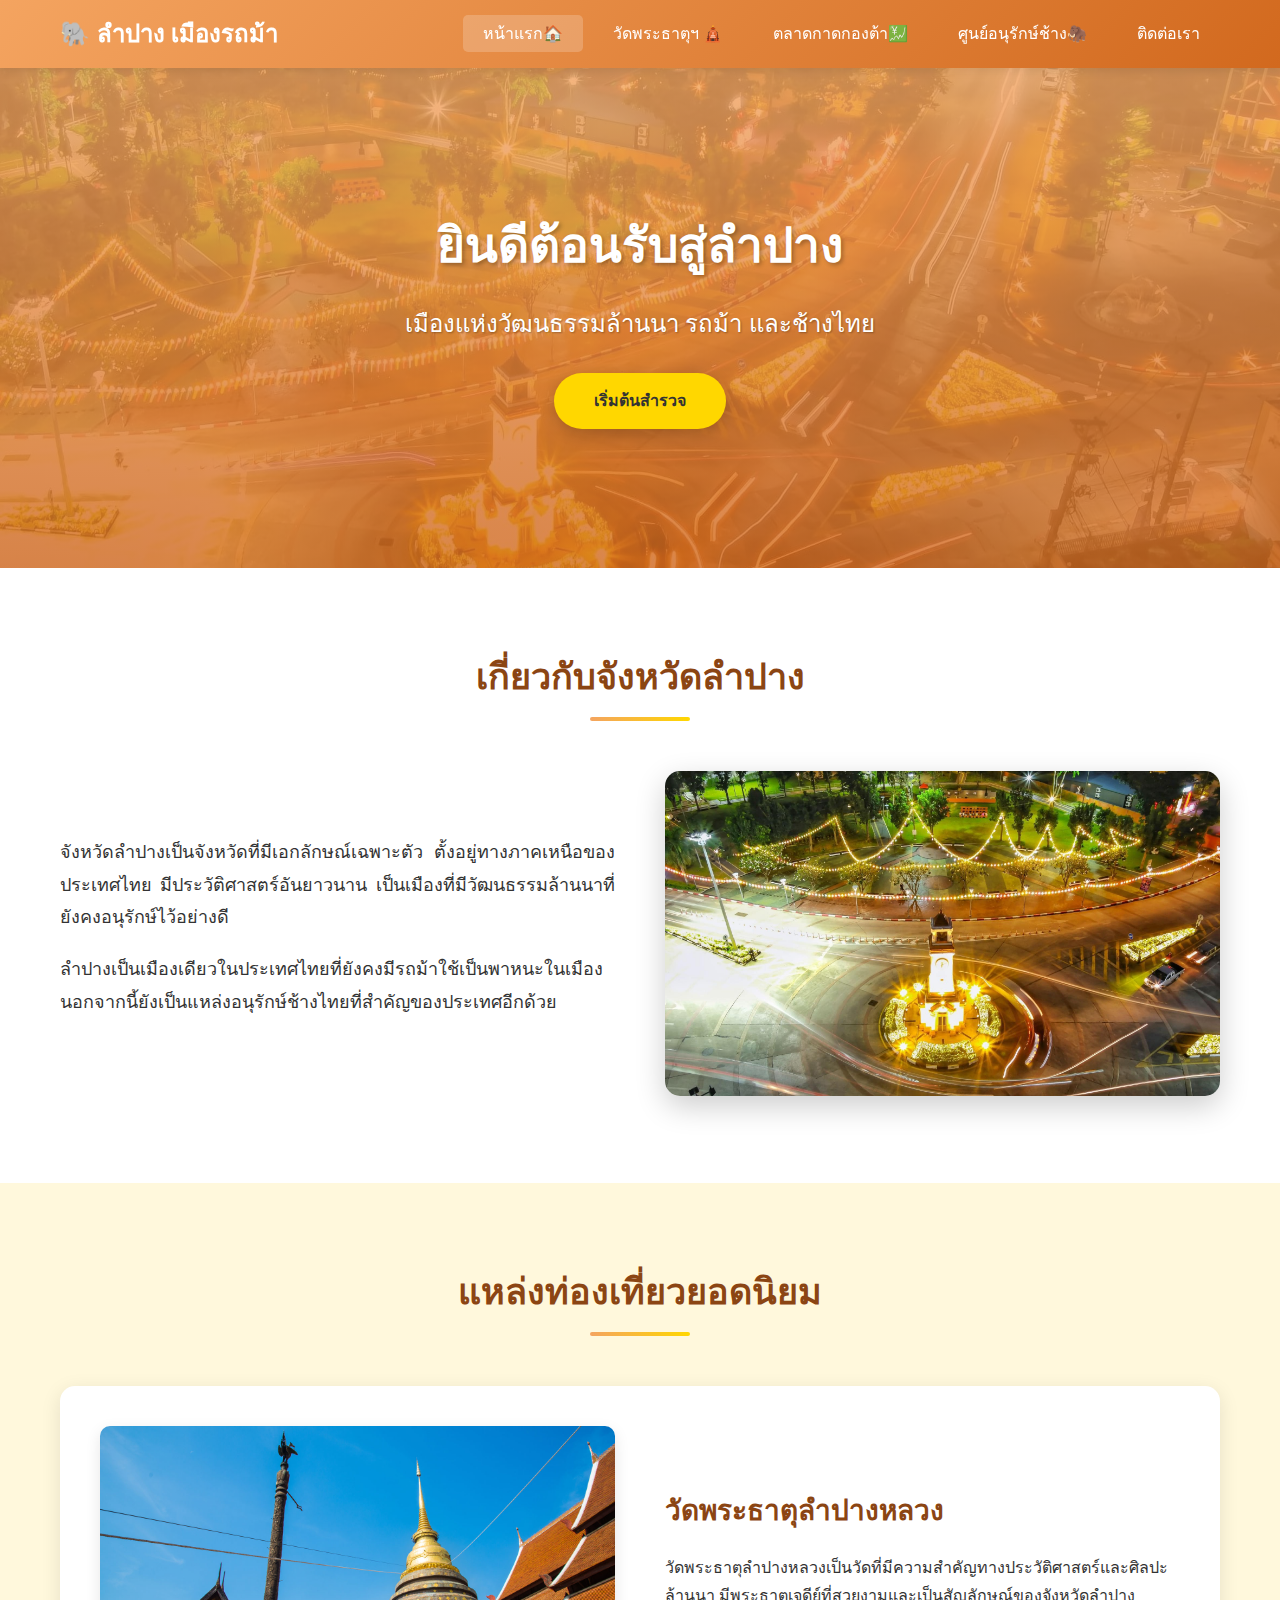
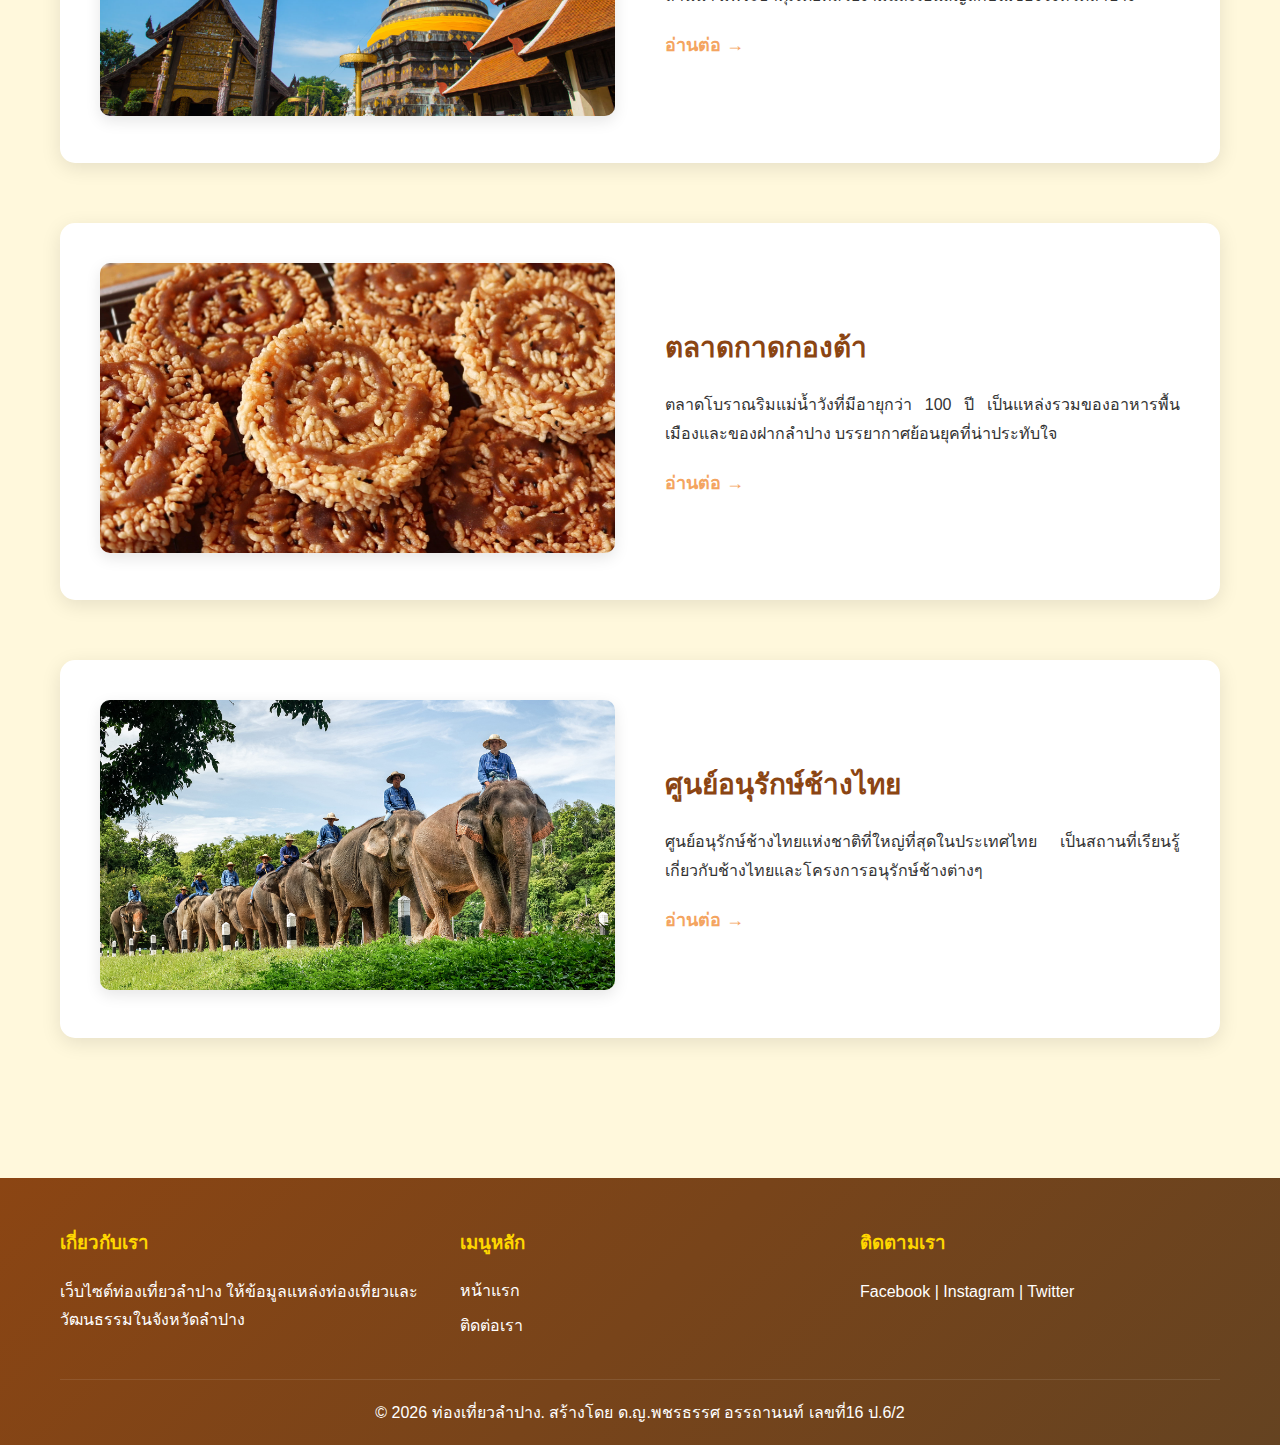
<file: index.html>
<!DOCTYPE html>
<html lang="th">
<head>
<meta charset="UTF-8">
<meta name="viewport" content="width=device-width, initial-scale=1.0">
<title>เที่ยวลำปาง - เมืองรถม้า</title>
<link rel="stylesheet" href="styles.css">
</head>
<body>
<header>
<div class="container">
<div class="logo">
<h1>🐘 ลำปาง เมืองรถม้า</h1>
</div>
<nav>
<ul>
<li><a href="index.html" class="active">หน้าแรก🏠</a></li>
<li><a href="wat-phra-that.html">วัดพระธาตุฯ 🛕</a></li>
<li><a href="kad-kong-ta.html">ตลาดกาดกองต้า💹</a></li>
<li><a href="elephant-center.html">ศูนย์อนุรักษ์ช้าง🦣</a></li>
<li><a href="contact.html">ติดต่อเรา</a></li>
</ul>
</nav>
</div>
</header>

<section class="hero">
<div class="hero-content">
<h2>ยินดีต้อนรับสู่ลำปาง</h2>
<p>เมืองแห่งวัฒนธรรมล้านนา รถม้า และช้างไทย</p>
<a href="#attractions" class="btn">เริ่มต้นสำรวจ</a>
</div>
</section>

<section class="about" id="attractions">
<div class="container">
<h2 class="section-title">เกี่ยวกับจังหวัดลำปาง</h2>
<div class="content-wrapper">
<div class="content-text">
<p>จังหวัดลำปางเป็นจังหวัดที่มีเอกลักษณ์เฉพาะตัว ตั้งอยู่ทางภาคเหนือของประเทศไทย มีประวัติศาสตร์อันยาวนาน เป็นเมืองที่มีวัฒนธรรมล้านนาที่ยังคงอนุรักษ์ไว้อย่างดี</p>
<p>ลำปางเป็นเมืองเดียวในประเทศไทยที่ยังคงมีรถม้าใช้เป็นพาหนะในเมือง นอกจากนี้ยังเป็นแหล่งอนุรักษ์ช้างไทยที่สำคัญของประเทศอีกด้วย</p>
</div>
<div class="content-image">
<img src="images/lampang1.jpg" alt="ลำปาง">
</div>
</div>
</div>
</section>

<section class="attractions">
<div class="container">
<h2 class="section-title">แหล่งท่องเที่ยวยอดนิยม</h2>

<div class="attraction-item">
<div class="attraction-image">
<img src="images/Watphrathatlampangluang.jpg" alt="วัดพระธาตุลำปางหลวง">
</div>
<div class="attraction-content">
<h3>วัดพระธาตุลำปางหลวง</h3>
<p>วัดพระธาตุลำปางหลวงเป็นวัดที่มีความสำคัญทางประวัติศาสตร์และศิลปะล้านนา มีพระธาตุเจดีย์ที่สวยงามและเป็นสัญลักษณ์ของจังหวัดลำปาง</p>
<a href="wat-phra-that.html" class="btn-link">อ่านต่อ →</a>
</div>
</div>

<div class="attraction-item reverse">
<div class="attraction-content">
<h3>ตลาดกาดกองต้า</h3>
<p>ตลาดโบราณริมแม่น้ำวังที่มีอายุกว่า 100 ปี เป็นแหล่งรวมของอาหารพื้นเมืองและของฝากลำปาง บรรยากาศย้อนยุคที่น่าประทับใจ</p>
<a href="kad-kong-ta.html" class="btn-link">อ่านต่อ →</a>
</div>
<div class="attraction-image">
<img src="images/kong0.jpg" alt="ตลาดกาดกองต้า">
</div>
</div>

<div class="attraction-item">
<div class="attraction-image">
<img src="images/changthai1.jpg" alt="ศูนย์อนุรักษ์ช้างไทย">
</div>
<div class="attraction-content">
<h3>ศูนย์อนุรักษ์ช้างไทย</h3>
<p>ศูนย์อนุรักษ์ช้างไทยแห่งชาติที่ใหญ่ที่สุดในประเทศไทย เป็นสถานที่เรียนรู้เกี่ยวกับช้างไทยและโครงการอนุรักษ์ช้างต่างๆ</p>
<a href="elephant-center.html" class="btn-link">อ่านต่อ →</a>
</div>
</div>
</div>
</section>

<footer>
<div class="container">
<div class="footer-content">
<div class="footer-section">
<h3>เกี่ยวกับเรา</h3>
<p>เว็บไซต์ท่องเที่ยวลำปาง ให้ข้อมูลแหล่งท่องเที่ยวและวัฒนธรรมในจังหวัดลำปาง</p>
</div>
<div class="footer-section">
<h3>เมนูหลัก</h3>
<ul>
<li><a href="index.html">หน้าแรก</a></li>
<li><a href="contact.html">ติดต่อเรา</a></li>
</ul>
</div>
<div class="footer-section">
<h3>ติดตามเรา</h3>
<p>Facebook | Instagram | Twitter</p>
</div>
</div>
<div class="footer-bottom">
<p>&copy; 2026 ท่องเที่ยวลำปาง. สร้างโดย ด.ญ.พชรธรรศ อรรถานนท์ เลขที่16 ป.6/2</p>
</div>
</div>
</footer>
</body>
</html>
</file>
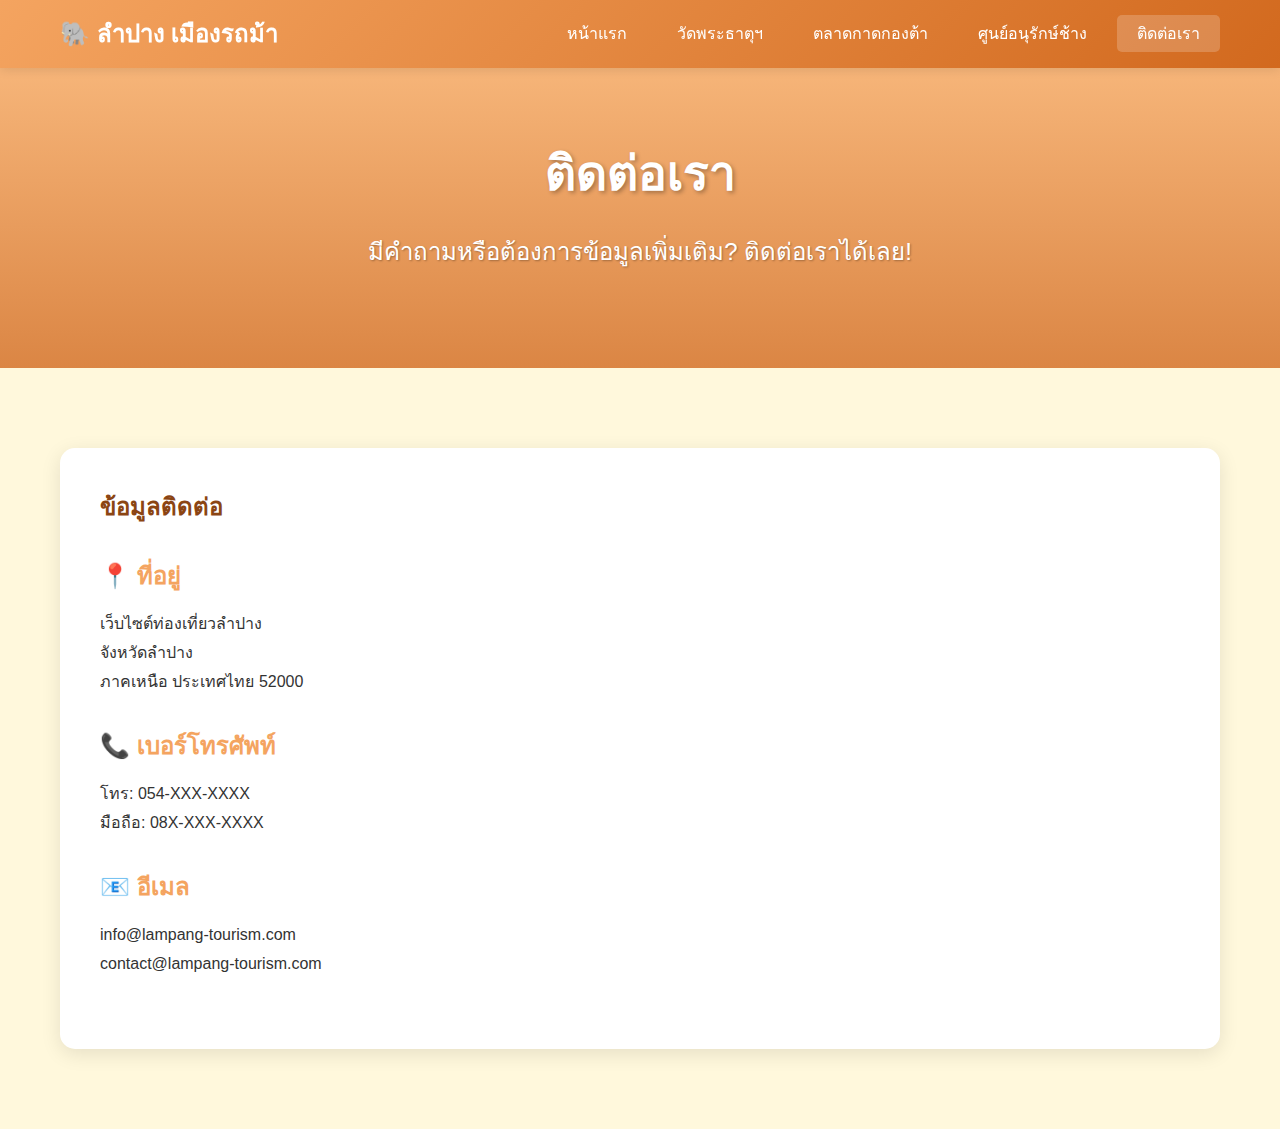
<file: contact.html>
<!DOCTYPE html>
<html lang="th">
<head>
<meta charset="UTF-8">
<meta name="viewport" content="width=device-width, initial-scale=1.0">
<title>ติดต่อเรา - ท่องเที่ยวลำปาง</title>
<link rel="stylesheet" href="styles.css">
</head>
<body>
<header>
<div class="container">
<div class="logo">
<h1>🐘 ลำปาง เมืองรถม้า</h1>
</div>
<nav>
<ul>
<li><a href="index.html">หน้าแรก</a></li>
<li><a href="wat-phra-that.html">วัดพระธาตุฯ</a></li>
<li><a href="kad-kong-ta.html">ตลาดกาดกองต้า</a></li>
<li><a href="elephant-center.html">ศูนย์อนุรักษ์ช้าง</a></li>
<li><a href="contact.html" class="active">ติดต่อเรา</a></li>
</ul>
</nav>
</div>
</header>

<section class="hero" style="height: 300px; background-image: linear-gradient(rgba(244, 164, 96, 0.8), rgba(210, 105, 30, 0.8)), url('https://images.unsplash.com/photo-1423666639041-f56000c27a9a?w=1600&h=400&fit=crop');">
<div class="hero-content">
<h2>ติดต่อเรา</h2>
<p>มีคำถามหรือต้องการข้อมูลเพิ่มเติม? ติดต่อเราได้เลย!</p>
</div>
</section>

<section class="contact-section">
<div class="container">
<div class="contact-container">
<div class="contact-info">
<h2 style="color: #8B4513; margin-bottom: 30px;">ข้อมูลติดต่อ</h2>

<div style="margin-bottom: 30px;">
<h3 style="color: #F4A460; margin-bottom: 15px;">📍 ที่อยู่</h3>
<p>เว็บไซต์ท่องเที่ยวลำปาง<br>
จังหวัดลำปาง<br>
ภาคเหนือ ประเทศไทย 52000</p>
</div>

<div style="margin-bottom: 30px;">
<h3 style="color: #F4A460; margin-bottom: 15px;">📞 เบอร์โทรศัพท์</h3>
<p>โทร: 054-XXX-XXXX<br>
มือถือ: 08X-XXX-XXXX</p>
</div>

<div style="margin-bottom: 30px;">
<h3 style="color: #F4A460; margin-bottom: 15px;">📧 อีเมล</h3>
<p>info@lampang-tourism.com<br>
contact@lampang-tourism.com</p>
</div>
</file>
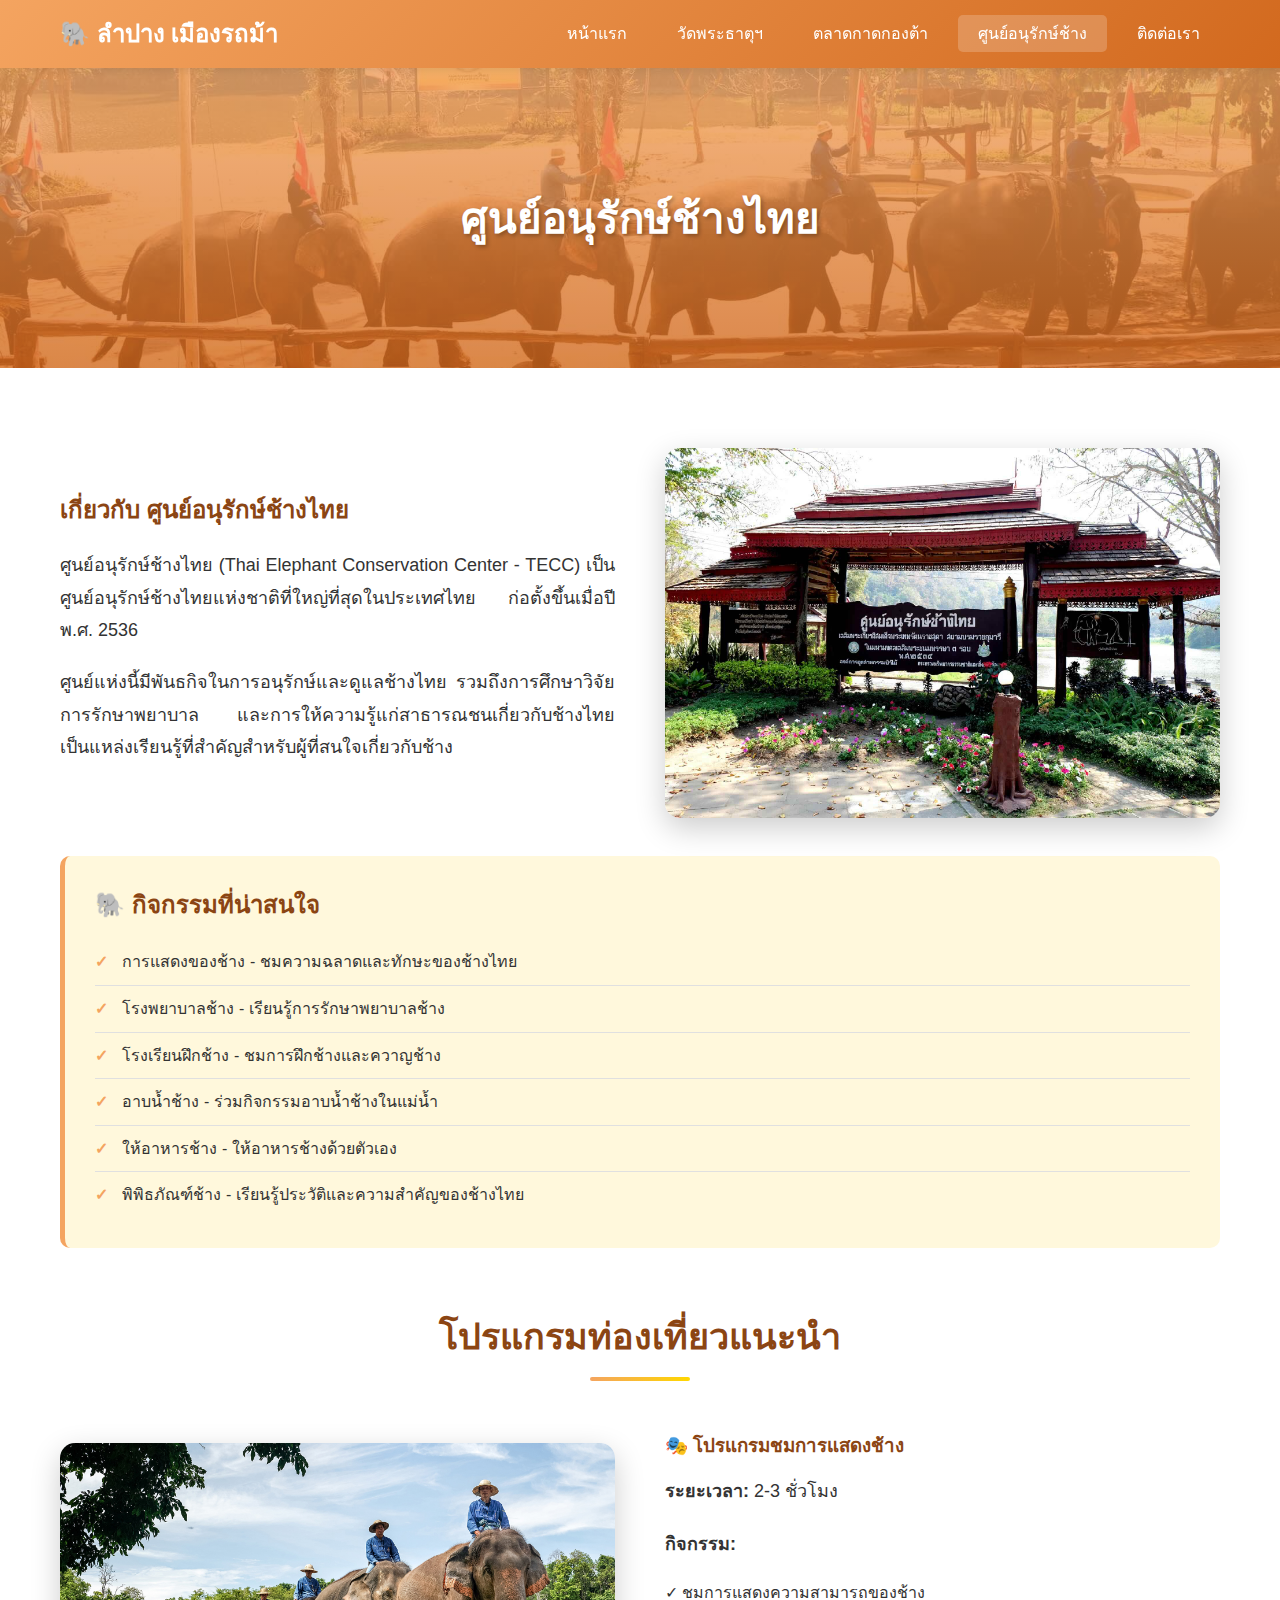
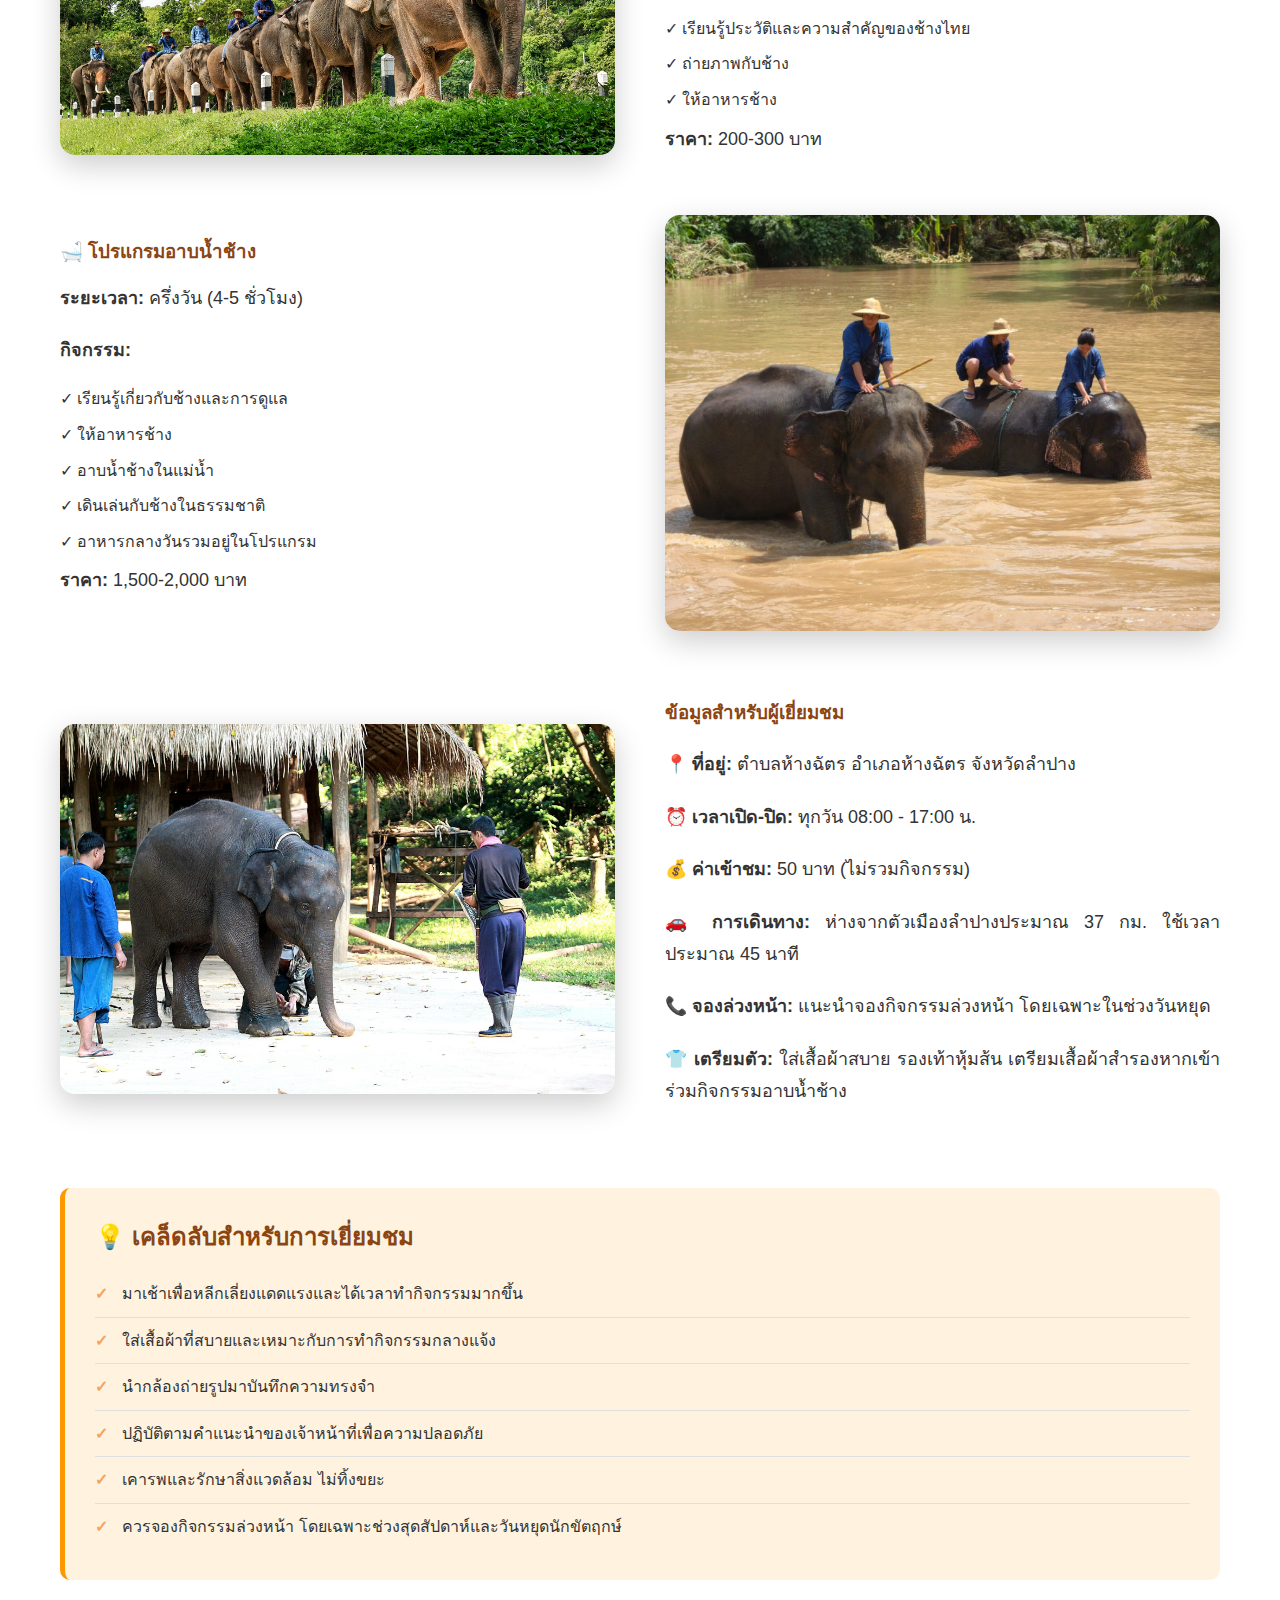
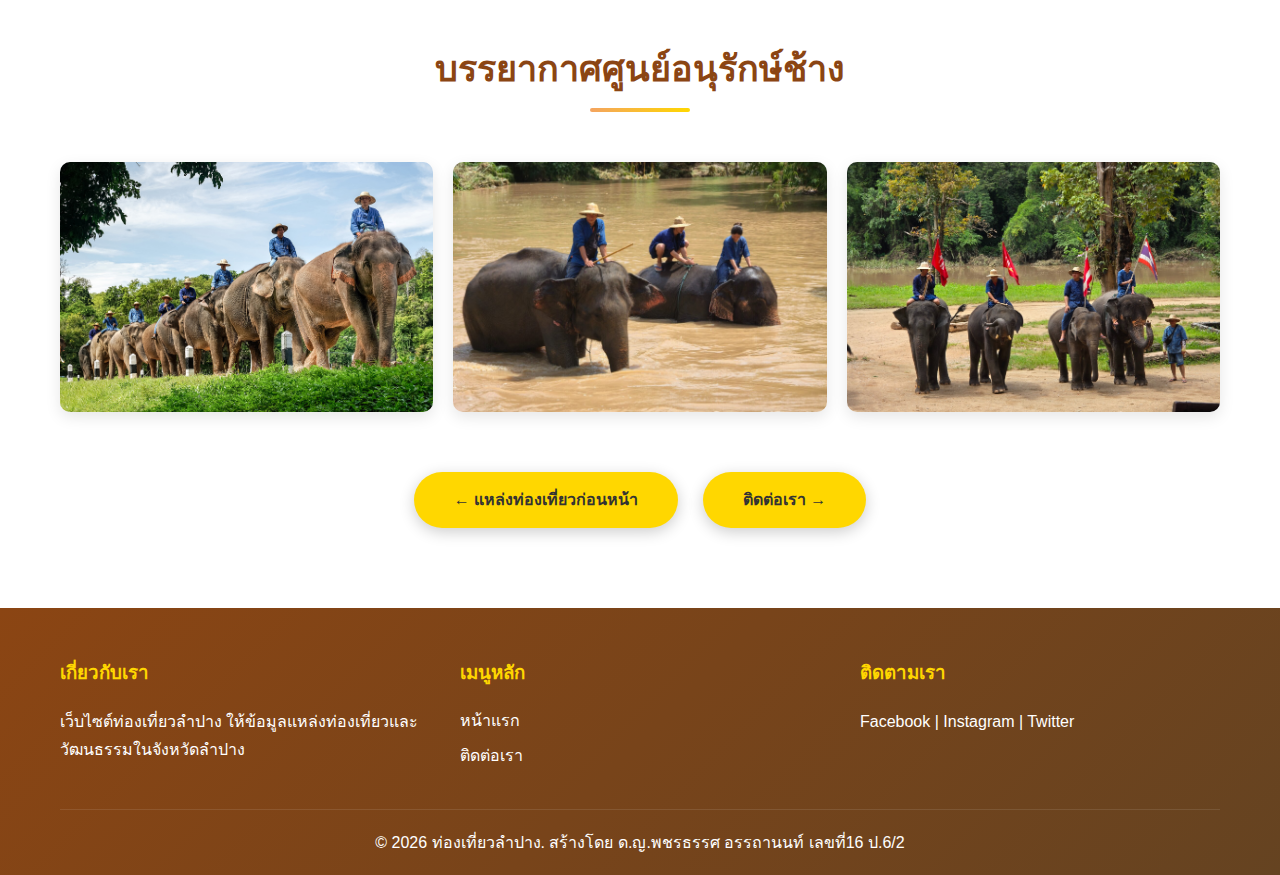
<file: elephant-center.html>
<!DOCTYPE html>
<html lang="th">
<head>
<meta charset="UTF-8">
<meta name="viewport" content="width=device-width, initial-scale=1.0">
<title>ศูนย์อนุรักษ์ช้างไทย - เที่ยวลำปาง</title>
<link rel="stylesheet" href="styles.css">
</head>
<body>
<header>
<div class="container">
<div class="logo">
<h1>🐘 ลำปาง เมืองรถม้า</h1>
</div>
<nav>
<ul>
<li><a href="index.html">หน้าแรก</a></li>
<li><a href="wat-phra-that.html">วัดพระธาตุฯ</a></li>
<li><a href="kad-kong-ta.html">ตลาดกาดกองต้า</a></li>
<li><a href="elephant-center.html" class="active">ศูนย์อนุรักษ์ช้าง</a></li>
<li><a href="contact.html">ติดต่อเรา</a></li>
</ul>
</nav>
</div>
</header>

<section class="detail-hero" style="background-image: linear-gradient(rgba(244, 164, 96, 0.8), rgba(210, 105, 30, 0.8)), url('images/changthai0.jpeg');">
<h2>ศูนย์อนุรักษ์ช้างไทย</h2>
</section>

<section class="detail-content">
<div class="container">
<div class="content-wrapper">
<div class="content-text">
<h2 style="color: #8B4513; margin-bottom: 20px;">เกี่ยวกับ ศูนย์อนุรักษ์ช้างไทย</h2>
<p>ศูนย์อนุรักษ์ช้างไทย (Thai Elephant Conservation Center - TECC) เป็นศูนย์อนุรักษ์ช้างไทยแห่งชาติที่ใหญ่ที่สุดในประเทศไทย ก่อตั้งขึ้นเมื่อปี พ.ศ. 2536</p>
<p>ศูนย์แห่งนี้มีพันธกิจในการอนุรักษ์และดูแลช้างไทย รวมถึงการศึกษาวิจัย การรักษาพยาบาล และการให้ความรู้แก่สาธารณชนเกี่ยวกับช้างไทย เป็นแหล่งเรียนรู้ที่สำคัญสำหรับผู้ที่สนใจเกี่ยวกับช้าง</p>
</div>
<div class="content-image">
<img src="images/changthai01.jpeg" alt="ศูนย์อนุรักษ์ช้างไทย">
</div>
</div>

<div class="info-box">
<h3>🐘 กิจกรรมที่น่าสนใจ</h3>
<ul>
<li>การแสดงของช้าง - ชมความฉลาดและทักษะของช้างไทย</li>
<li>โรงพยาบาลช้าง - เรียนรู้การรักษาพยาบาลช้าง</li>
<li>โรงเรียนฝึกช้าง - ชมการฝึกช้างและควาญช้าง</li>
<li>อาบน้ำช้าง - ร่วมกิจกรรมอาบน้ำช้างในแม่น้ำ</li>
<li>ให้อาหารช้าง - ให้อาหารช้างด้วยตัวเอง</li>
<li>พิพิธภัณฑ์ช้าง - เรียนรู้ประวัติและความสำคัญของช้างไทย</li>
</ul>
</div>

<div style="margin-top: 60px;">
<h2 class="section-title">โปรแกรมท่องเที่ยวแนะนำ</h2>
<div class="content-wrapper" style="margin-bottom: 40px;">
<div class="content-image">
<img src="images/changthai1.jpg" alt="การแสดงช้าง">
</div>
<div class="content-text">
<h3 style="color: #8B4513; margin-bottom: 15px;">🎭 โปรแกรมชมการแสดงช้าง</h3>
<p><strong>ระยะเวลา:</strong> 2-3 ชั่วโมง</p>
<p><strong>กิจกรรม:</strong></p>
<ul style="list-style: none; padding-left: 0;">
<li style="margin-bottom: 10px;">✓ ชมการแสดงความสามารถของช้าง</li>
<li style="margin-bottom: 10px;">✓ เรียนรู้ประวัติและความสำคัญของช้างไทย</li>
<li style="margin-bottom: 10px;">✓ ถ่ายภาพกับช้าง</li>
<li style="margin-bottom: 10px;">✓ ให้อาหารช้าง</li>
</ul>
<p><strong>ราคา:</strong> 200-300 บาท</p>
</div>
</div>

<div class="content-wrapper">
<div class="content-text">
<h3 style="color: #8B4513; margin-bottom: 15px;">🛁 โปรแกรมอาบน้ำช้าง</h3>
<p><strong>ระยะเวลา:</strong> ครึ่งวัน (4-5 ชั่วโมง)</p>
<p><strong>กิจกรรม:</strong></p>
<ul style="list-style: none; padding-left: 0;">
<li style="margin-bottom: 10px;">✓ เรียนรู้เกี่ยวกับช้างและการดูแล</li>
<li style="margin-bottom: 10px;">✓ ให้อาหารช้าง</li>
<li style="margin-bottom: 10px;">✓ อาบน้ำช้างในแม่น้ำ</li>
<li style="margin-bottom: 10px;">✓ เดินเล่นกับช้างในธรรมชาติ</li>
<li style="margin-bottom: 10px;">✓ อาหารกลางวันรวมอยู่ในโปรแกรม</li>
</ul>
<p><strong>ราคา:</strong> 1,500-2,000 บาท</p>
</div>
<div class="content-image">
<img src="images/changthai2.jpg" alt="อาบน้ำช้าง">
</div>
</div>
</div>

<div class="content-wrapper" style="margin-top: 60px;">
<div class="content-image">
<img src="images/changthai6.jpg" alt="ช้างน้อย">
</div>
<div class="content-text">
<h3 style="color: #8B4513; margin-bottom: 20px;">ข้อมูลสำหรับผู้เยี่ยมชม</h3>
<p><strong>📍 ที่อยู่:</strong> ตำบลห้างฉัตร อำเภอห้างฉัตร จังหวัดลำปาง</p>
<p><strong>⏰ เวลาเปิด-ปิด:</strong> ทุกวัน 08:00 - 17:00 น.</p>
<p><strong>💰 ค่าเข้าชม:</strong> 50 บาท (ไม่รวมกิจกรรม)</p>
<p><strong>🚗 การเดินทาง:</strong> ห่างจากตัวเมืองลำปางประมาณ 37 กม. ใช้เวลาประมาณ 45 นาที</p>
<p><strong>📞 จองล่วงหน้า:</strong> แนะนำจองกิจกรรมล่วงหน้า โดยเฉพาะในช่วงวันหยุด</p>
<p><strong>👕 เตรียมตัว:</strong> ใส่เสื้อผ้าสบาย รองเท้าหุ้มส้น เตรียมเสื้อผ้าสำรองหากเข้าร่วมกิจกรรมอาบน้ำช้าง</p>
</div>
</div>

<div class="info-box" style="margin-top: 60px; background-color: #FFF3E0; border-left-color: #FF9800;">
<h3>💡 เคล็ดลับสำหรับการเยี่ยมชม</h3>
<ul>
<li>มาเช้าเพื่อหลีกเลี่ยงแดดแรงและได้เวลาทำกิจกรรมมากขึ้น</li>
<li>ใส่เสื้อผ้าที่สบายและเหมาะกับการทำกิจกรรมกลางแจ้ง</li>
<li>นำกล้องถ่ายรูปมาบันทึกความทรงจำ</li>
<li>ปฏิบัติตามคำแนะนำของเจ้าหน้าที่เพื่อความปลอดภัย</li>
<li>เคารพและรักษาสิ่งแวดล้อม ไม่ทิ้งขยะ</li>
<li>ควรจองกิจกรรมล่วงหน้า โดยเฉพาะช่วงสุดสัปดาห์และวันหยุดนักขัตฤกษ์</li>
</ul>
</div>

<div style="margin-top: 60px;">
<h2 class="section-title">บรรยากาศศูนย์อนุรักษ์ช้าง</h2>
<div class="gallery">
<img src="images/changthai1.jpg" alt="ช้าง 1">
<img src="images/changthai2.jpg" alt="ช้าง 2">
<img src="images/changthai3.jpg" alt="ช้าง 3">
</div>
</div>

<div style="margin-top: 60px; text-align: center;">
<a href="kad-kong-ta.html" class="btn" style="margin-right: 20px;">← แหล่งท่องเที่ยวก่อนหน้า</a>
<a href="contact.html" class="btn">ติดต่อเรา →</a>
</div>
</div>
</section>

<footer>
<div class="container">
<div class="footer-content">
<div class="footer-section">
<h3>เกี่ยวกับเรา</h3>
<p>เว็บไซต์ท่องเที่ยวลำปาง ให้ข้อมูลแหล่งท่องเที่ยวและวัฒนธรรมในจังหวัดลำปาง</p>
</div>
<div class="footer-section">
<h3>เมนูหลัก</h3>
<ul>
<li><a href="index.html">หน้าแรก</a></li>
<li><a href="contact.html">ติดต่อเรา</a></li>
</ul>
</div>
<div class="footer-section">
<h3>ติดตามเรา</h3>
<p>Facebook | Instagram | Twitter</p>
</div>
</div>
<div class="footer-bottom">
<p>&copy; 2026 ท่องเที่ยวลำปาง. สร้างโดย ด.ญ.พชรธรรศ อรรถานนท์ เลขที่16 ป.6/2</p>
</div>
</div>
</footer>
</body>
</html>
</file>
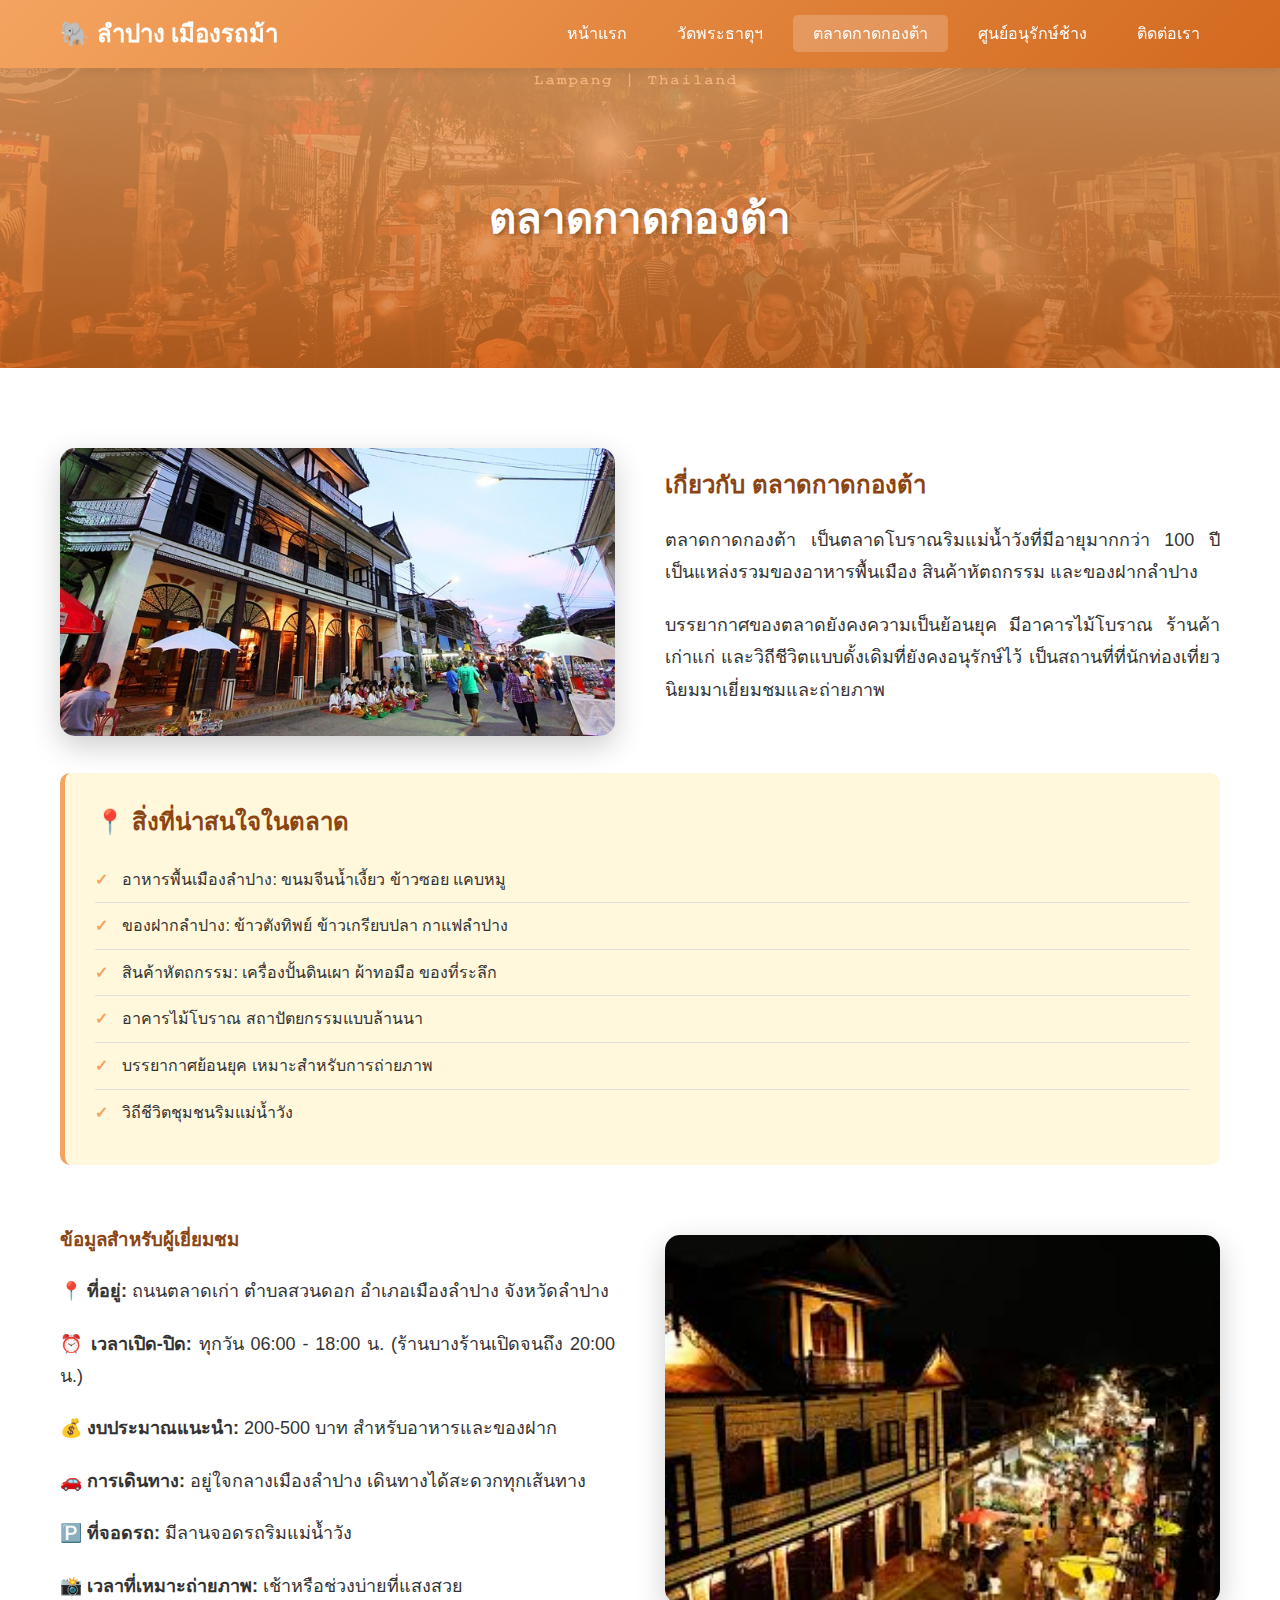
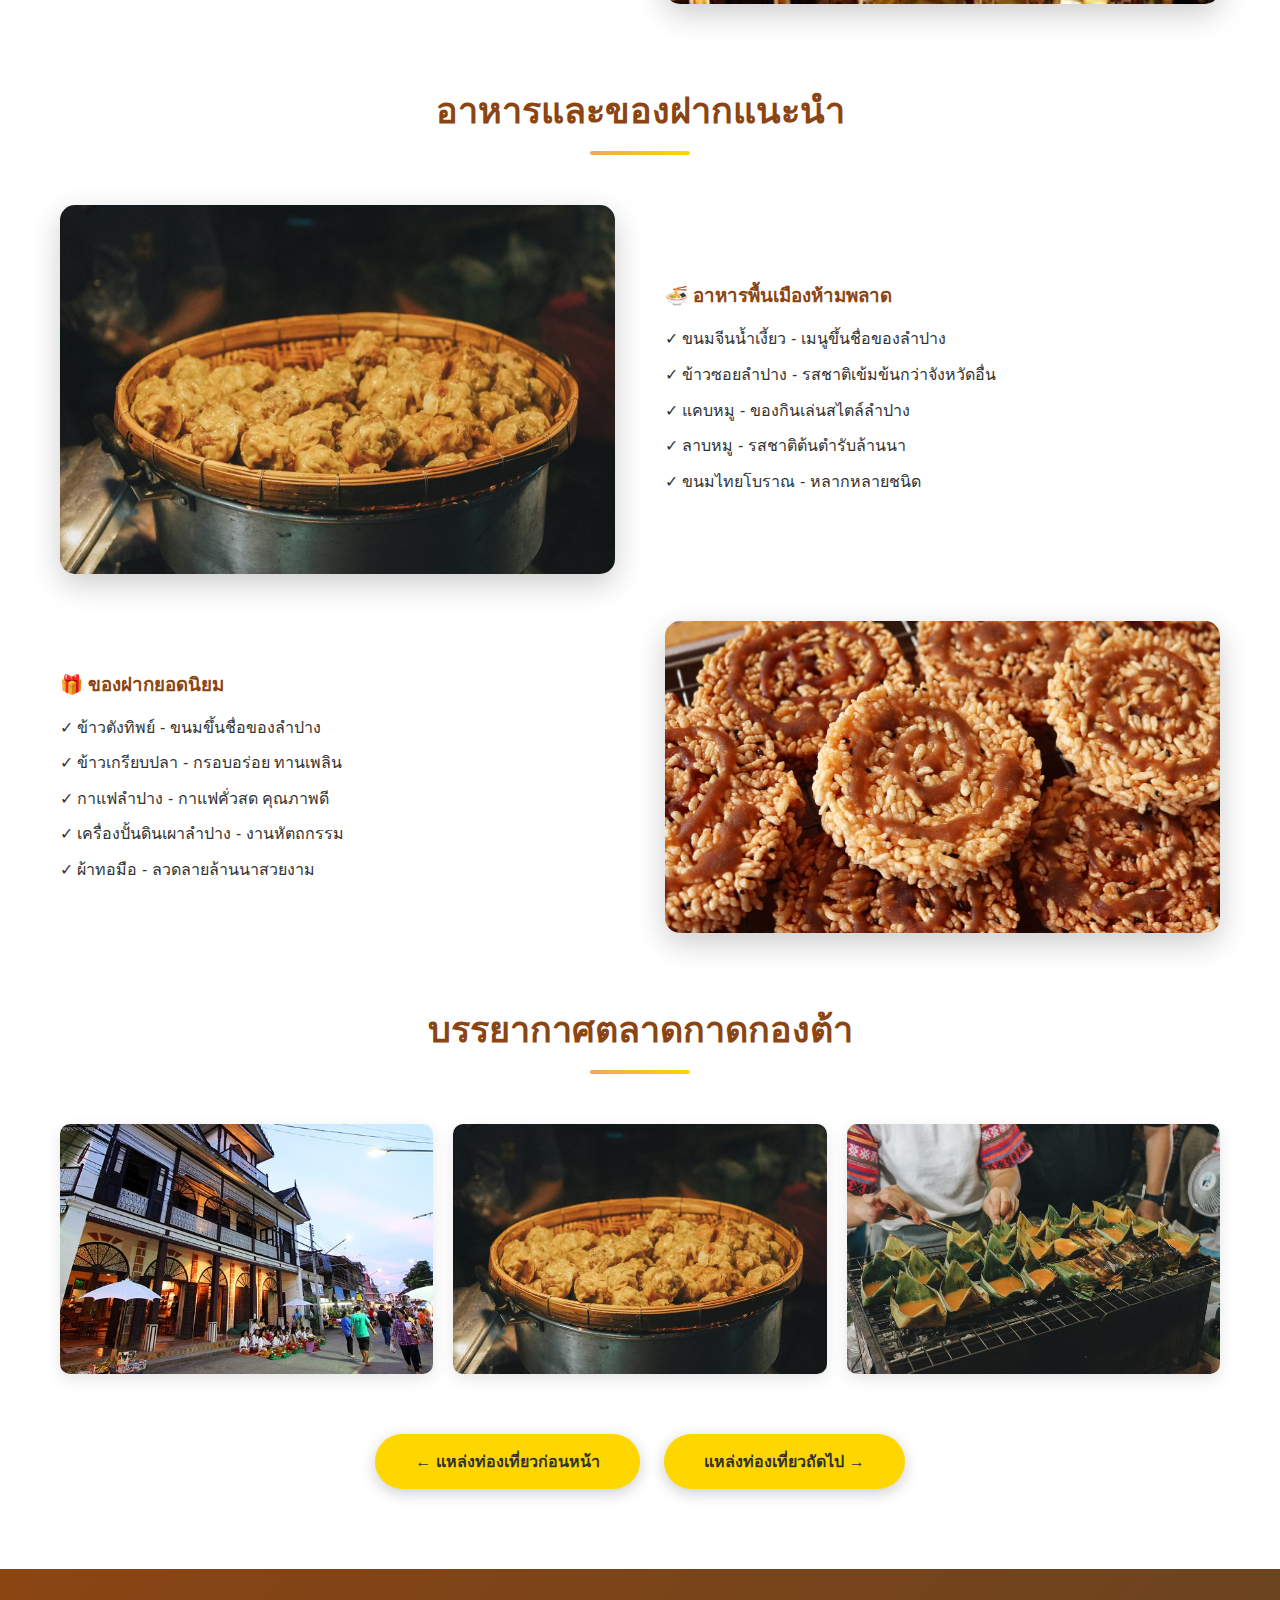
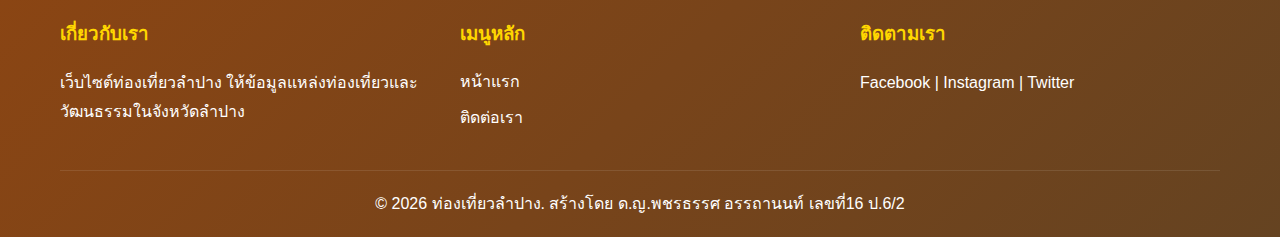
<file: kad-kong-ta.html>
<!DOCTYPE html>
<html lang="th">
<head>
<meta charset="UTF-8">
<meta name="viewport" content="width=device-width, initial-scale=1.0">
<title>ตลาดกาดกองต้า - ท่องเที่ยวลำปาง</title>
<link rel="stylesheet" href="styles.css">
</head>
<body>
<header>
<div class="container">
<div class="logo">
<h1>🐘 ลำปาง เมืองรถม้า</h1>
</div>
<nav>
<ul>
<li><a href="index.html">หน้าแรก</a></li>
<li><a href="wat-phra-that.html">วัดพระธาตุฯ</a></li>
<li><a href="kad-kong-ta.html" class="active">ตลาดกาดกองต้า</a></li>
<li><a href="elephant-center.html">ศูนย์อนุรักษ์ช้าง</a></li>
<li><a href="contact.html">ติดต่อเรา</a></li>
</ul>
</nav>
</div>
</header>

<section class="detail-hero" style="background-image: linear-gradient(rgba(244, 164, 96, 0.8), rgba(210, 105, 30, 0.8)), url('images/coverkongtamarket.jpg');">
<h2>ตลาดกาดกองต้า</h2>
</section>

<section class="detail-content">
<div class="container">
<div class="content-wrapper">
<div class="content-image">
<img src="images/kongtamarket1.jpg" alt="ตลาดกาดกองต้า">
</div>
<div class="content-text">
<h2 style="color: #8B4513; margin-bottom: 20px;">เกี่ยวกับ ตลาดกาดกองต้า</h2>
<p>ตลาดกาดกองต้า เป็นตลาดโบราณริมแม่น้ำวังที่มีอายุมากกว่า 100 ปี เป็นแหล่งรวมของอาหารพื้นเมือง สินค้าหัตถกรรม และของฝากลำปาง</p>
<p>บรรยากาศของตลาดยังคงความเป็นย้อนยุค มีอาคารไม้โบราณ ร้านค้าเก่าแก่ และวิถีชีวิตแบบดั้งเดิมที่ยังคงอนุรักษ์ไว้ เป็นสถานที่ที่นักท่องเที่ยวนิยมมาเยี่ยมชมและถ่ายภาพ</p>
</div>
</div>

<div class="info-box">
<h3>📍 สิ่งที่น่าสนใจในตลาด</h3>
<ul>
<li>อาหารพื้นเมืองลำปาง: ขนมจีนน้ำเงี้ยว ข้าวซอย แคบหมู</li>
<li>ของฝากลำปาง: ข้าวตังทิพย์ ข้าวเกรียบปลา กาแฟลำปาง</li>
<li>สินค้าหัตถกรรม: เครื่องปั้นดินเผา ผ้าทอมือ ของที่ระลึก</li>
<li>อาคารไม้โบราณ สถาปัตยกรรมแบบล้านนา</li>
<li>บรรยากาศย้อนยุค เหมาะสำหรับการถ่ายภาพ</li>
<li>วิถีชีวิตชุมชนริมแม่น้ำวัง</li>
</ul>
</div>

<div class="content-wrapper" style="margin-top: 60px;">
<div class="content-text">
<h3 style="color: #8B4513; margin-bottom: 20px;">ข้อมูลสำหรับผู้เยี่ยมชม</h3>
<p><strong>📍 ที่อยู่:</strong> ถนนตลาดเก่า ตำบลสวนดอก อำเภอเมืองลำปาง จังหวัดลำปาง</p>
<p><strong>⏰ เวลาเปิด-ปิด:</strong> ทุกวัน 06:00 - 18:00 น. (ร้านบางร้านเปิดจนถึง 20:00 น.)</p>
<p><strong>💰 งบประมาณแนะนำ:</strong> 200-500 บาท สำหรับอาหารและของฝาก</p>
<p><strong>🚗 การเดินทาง:</strong> อยู่ใจกลางเมืองลำปาง เดินทางได้สะดวกทุกเส้นทาง</p>
<p><strong>🅿️ ที่จอดรถ:</strong> มีลานจอดรถริมแม่น้ำวัง</p>
<p><strong>📸 เวลาที่เหมาะถ่ายภาพ:</strong> เช้าหรือช่วงบ่ายที่แสงสวย</p>
</div>
<div class="content-image">
<img src="images/kongtamarket3.jpg" alt="บรรยากาศตลาด">
</div>
</div>

<div style="margin-top: 60px;">
<h2 class="section-title">อาหารและของฝากแนะนำ</h2>
<div class="content-wrapper" style="margin-bottom: 40px;">
<div class="content-image">
<img src="images/kongtamarket6.jpg" alt="อาหารพื้นเมือง">
</div>
<div class="content-text">
<h3 style="color: #8B4513; margin-bottom: 15px;">🍜 อาหารพื้นเมืองห้ามพลาด</h3>
<ul style="list-style: none; padding-left: 0;">
<li style="margin-bottom: 10px;">✓ ขนมจีนน้ำเงี้ยว - เมนูขึ้นชื่อของลำปาง</li>
<li style="margin-bottom: 10px;">✓ ข้าวซอยลำปาง - รสชาติเข้มข้นกว่าจังหวัดอื่น</li>
<li style="margin-bottom: 10px;">✓ แคบหมู - ของกินเล่นสไตล์ลำปาง</li>
<li style="margin-bottom: 10px;">✓ ลาบหมู - รสชาติต้นตำรับล้านนา</li>
<li style="margin-bottom: 10px;">✓ ขนมไทยโบราณ - หลากหลายชนิด</li>
</ul>
</div>
</div>

<div class="content-wrapper">
<div class="content-text">
<h3 style="color: #8B4513; margin-bottom: 15px;">🎁 ของฝากยอดนิยม</h3>
<ul style="list-style: none; padding-left: 0;">
<li style="margin-bottom: 10px;">✓ ข้าวตังทิพย์ - ขนมขึ้นชื่อของลำปาง</li>
<li style="margin-bottom: 10px;">✓ ข้าวเกรียบปลา - กรอบอร่อย ทานเพลิน</li>
<li style="margin-bottom: 10px;">✓ กาแฟลำปาง - กาแฟคั่วสด คุณภาพดี</li>
<li style="margin-bottom: 10px;">✓ เครื่องปั้นดินเผาลำปาง - งานหัตถกรรม</li>
<li style="margin-bottom: 10px;">✓ ผ้าทอมือ - ลวดลายล้านนาสวยงาม</li>
</ul>
</div>
<div class="content-image">
<img src="images/kong0.jpg" alt="ของฝาก">
</div>
</div>
</div>

<div style="margin-top: 60px;">
<h2 class="section-title">บรรยากาศตลาดกาดกองต้า</h2>
<div class="gallery">
<img src="images/kongtamarket1.jpg" alt="ตลาด 1">
<img src="images/kongtamarket6.jpg" alt="ตลาด 2">
<img src="images/kongtamarket7.jpg" alt="อาหาร">
</div>
</div>

<div style="margin-top: 60px; text-align: center;">
<a href="wat-phra-that.html" class="btn" style="margin-right: 20px;">← แหล่งท่องเที่ยวก่อนหน้า</a>
<a href="elephant-center.html" class="btn">แหล่งท่องเที่ยวถัดไป →</a>
</div>
</div>
</section>

<footer>
<div class="container">
<div class="footer-content">
<div class="footer-section">
<h3>เกี่ยวกับเรา</h3>
<p>เว็บไซต์ท่องเที่ยวลำปาง ให้ข้อมูลแหล่งท่องเที่ยวและวัฒนธรรมในจังหวัดลำปาง</p>
</div>
<div class="footer-section">
<h3>เมนูหลัก</h3>
<ul>
<li><a href="index.html">หน้าแรก</a></li>
<li><a href="contact.html">ติดต่อเรา</a></li>
</ul>
</div>
<div class="footer-section">
<h3>ติดตามเรา</h3>
<p>Facebook | Instagram | Twitter</p>
</div>
</div>
<div class="footer-bottom">
<p>&copy; 2026 ท่องเที่ยวลำปาง. สร้างโดย ด.ญ.พชรธรรศ อรรถานนท์ เลขที่16 ป.6/2</p>
</div>
</div>
</footer>
</body>
</html>
</file>
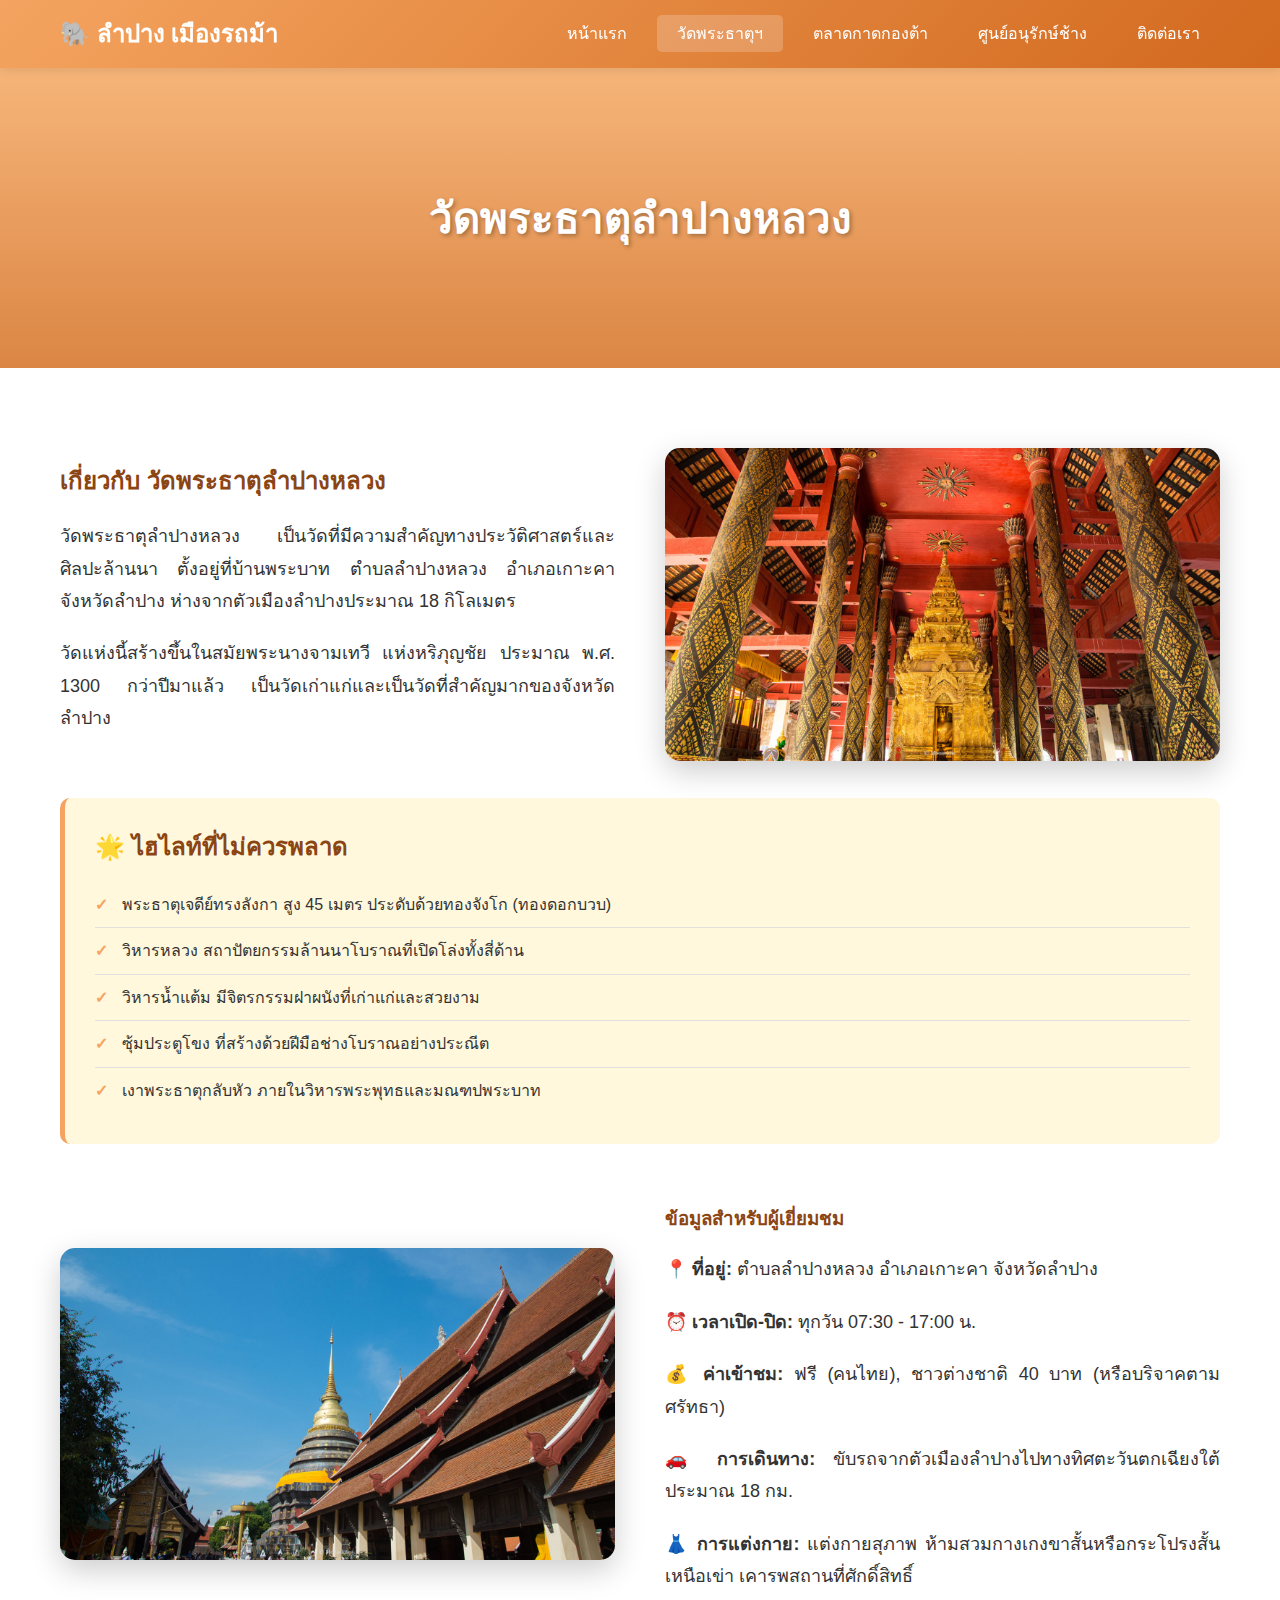
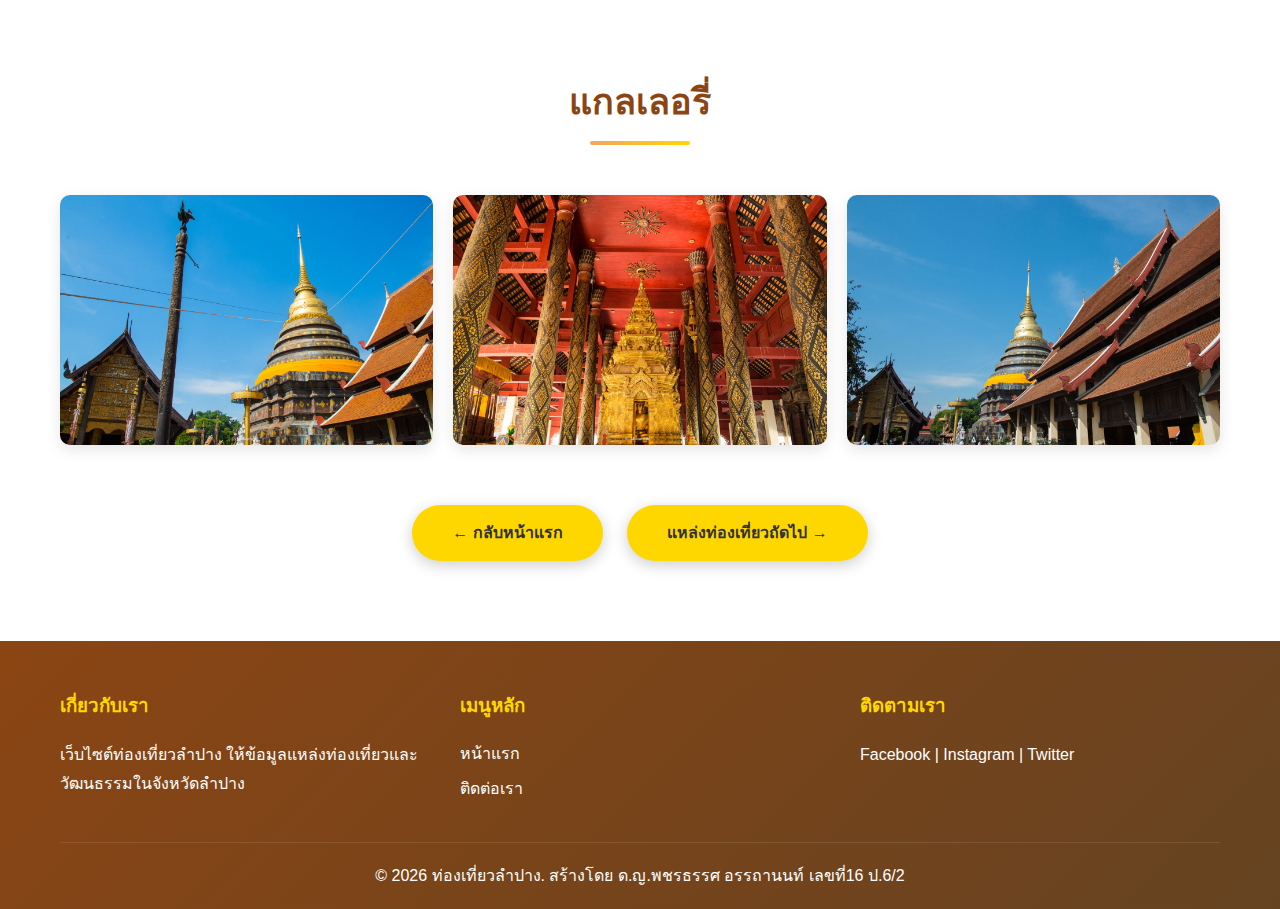
<file: wat-phra-that.html>
<!DOCTYPE html>
<html lang="th">
<head>
    <meta charset="UTF-8">
    <meta name="viewport" content="width=device-width, initial-scale=1.0">
    <title>วัดพระธาตุลำปางหลวง - ท่องเที่ยวลำปาง</title>
    <link rel="stylesheet" href="styles.css">
</head>
<body>
    <header>
        <div class="container">
            <div class="logo">
                <h1>🐘 ลำปาง เมืองรถม้า</h1>
            </div>
            <nav>
                <ul>
                    <li><a href="index.html">หน้าแรก</a></li>
                    <li><a href="wat-phra-that.html" class="active">วัดพระธาตุฯ</a></li>
                    <li><a href="kad-kong-ta.html">ตลาดกาดกองต้า</a></li>
                    <li><a href="elephant-center.html">ศูนย์อนุรักษ์ช้าง</a></li>
                    <li><a href="contact.html">ติดต่อเรา</a></li>
                </ul>
            </nav>
        </div>
    </header>

    <section class="detail-hero" style="background-image: linear-gradient(rgba(244, 164, 96, 0.8), rgba(210, 105, 30, 0.8)), url('https://images.unsplash.com/photo-1551882547-ff40c63fe5fa?w=1600&h=400&fit=crop');">
        <h2>วัดพระธาตุลำปางหลวง</h2>
    </section>

    <section class="detail-content">
        <div class="container">
            <div class="content-wrapper">
                <div class="content-text">
                    <h2 style="color: #8B4513; margin-bottom: 20px;">เกี่ยวกับ วัดพระธาตุลำปางหลวง</h2>
                    <p>วัดพระธาตุลำปางหลวง เป็นวัดที่มีความสำคัญทางประวัติศาสตร์และศิลปะล้านนา ตั้งอยู่ที่บ้านพระบาท ตําบลลำปางหลวง อำเภอเกาะคา จังหวัดลำปาง ห่างจากตัวเมืองลำปางประมาณ 18 กิโลเมตร</p>
                    <p>วัดแห่งนี้สร้างขึ้นในสมัยพระนางจามเทวี แห่งหริภุญชัย ประมาณ พ.ศ. 1300 กว่าปีมาแล้ว เป็นวัดเก่าแก่และเป็นวัดที่สำคัญมากของจังหวัดลำปาง</p>
                </div>
                <div class="content-image">
                    <img src="images/Watphrathatlampangluang2.jpg" alt="วัดพระธาตุลำปางหลวง">
                </div>
            </div>

            <div class="info-box">
                <h3>🌟 ไฮไลท์ที่ไม่ควรพลาด</h3>
                <ul>
                    <li>พระธาตุเจดีย์ทรงลังกา สูง 45 เมตร ประดับด้วยทองจังโก (ทองดอกบวบ)</li>
                    <li>วิหารหลวง สถาปัตยกรรมล้านนาโบราณที่เปิดโล่งทั้งสี่ด้าน</li>
                    <li>วิหารน้ำแต้ม มีจิตรกรรมฝาผนังที่เก่าแก่และสวยงาม</li>
                    <li>ซุ้มประตูโขง ที่สร้างด้วยฝีมือช่างโบราณอย่างประณีต</li>
                    <li>เงาพระธาตุกลับหัว ภายในวิหารพระพุทธและมณฑปพระบาท</li>
                </ul>
            </div>

            <div class="content-wrapper" style="margin-top: 60px;">
                <div class="content-image">
                    <img src="images/Watphrathatlampangluang3.jpg" alt="พระธาตุเจดีย์">
                </div>
                <div class="content-text">
                    <h3 style="color: #8B4513; margin-bottom: 20px;">ข้อมูลสำหรับผู้เยี่ยมชม</h3>
                    <p><strong>📍 ที่อยู่:</strong> ตำบลลำปางหลวง อำเภอเกาะคา จังหวัดลำปาง</p>
                    <p><strong>⏰ เวลาเปิด-ปิด:</strong> ทุกวัน 07:30 - 17:00 น.</p>
                    <p><strong>💰 ค่าเข้าชม:</strong> ฟรี (คนไทย), ชาวต่างชาติ 40 บาท (หรือบริจาคตามศรัทธา)</p>
                    <p><strong>🚗 การเดินทาง:</strong> ขับรถจากตัวเมืองลำปางไปทางทิศตะวันตกเฉียงใต้ประมาณ 18 กม.</p>
                    <p><strong>👗 การแต่งกาย:</strong> แต่งกายสุภาพ ห้ามสวมกางเกงขาสั้นหรือกระโปรงสั้นเหนือเข่า เคารพสถานที่ศักดิ์สิทธิ์</p>
                </div>
            </div>

            <div style="margin-top: 60px;">
                <h2 class="section-title">แกลเลอรี่</h2>
                <div class="gallery">
                    <img src="images/Watphrathatlampangluang.jpg" alt="วัดพระธาตุ 1">
                    <img src="images/Watphrathatlampangluang2.jpg" alt="วัดพระธาตุ 2">
                    <img src="images/Watphrathatlampangluang3.jpg" alt="วัดพระธาตุ 3">
                </div>
            </div>

            <div style="margin-top: 60px; text-align: center;">
                <a href="index.html" class="btn" style="margin-right: 20px;">← กลับหน้าแรก</a>
                <a href="kad-kong-ta.html" class="btn">แหล่งท่องเที่ยวถัดไป →</a>
            </div>
        </div>
    </section>

    <footer>
        <div class="container">
            <div class="footer-content">
                <div class="footer-section">
                    <h3>เกี่ยวกับเรา</h3>
                    <p>เว็บไซต์ท่องเที่ยวลำปาง ให้ข้อมูลแหล่งท่องเที่ยวและวัฒนธรรมในจังหวัดลำปาง</p>
                </div>
                <div class="footer-section">
                    <h3>เมนูหลัก</h3>
                    <ul>
                        <li><a href="index.html">หน้าแรก</a></li>
                        <li><a href="contact.html">ติดต่อเรา</a></li>
                    </ul>
                </div>
                <div class="footer-section">
                    <h3>ติดตามเรา</h3>
                    <p>Facebook | Instagram | Twitter</p>
                </div>
            </div>
            <div class="footer-bottom">
                <p>&copy; 2026 ท่องเที่ยวลำปาง. สร้างโดย ด.ญ.พชรธรรศ อรรถานนท์ เลขที่16 ป.6/2</p>
            </div>
        </div>
    </footer>
</body>
</html>
</file>
<file: styles.css>
/* ========== ตั้งค่าพื้นฐาน ========== */
* {
    margin: 0;
    padding: 0;
    box-sizing: border-box;
}

body {
    font-family: 'Segoe UI', Tahoma, Geneva, Verdana, sans-serif;
    line-height: 1.6;
    color: #333;
    background-color: #FFF8DC;
}

.container {
    max-width: 1200px;
    margin: 0 auto;
    padding: 0 20px;
}

/* ========== Header และ Navigation ========== */
header {
    background: linear-gradient(135deg, #F4A460 0%, #D2691E 100%);
    box-shadow: 0 2px 10px rgba(0,0,0,0.1);
    position: sticky;
    top: 0;
    z-index: 1000;
}

header .container {
    display: flex;
    justify-content: space-between;
    align-items: center;
    padding: 15px 20px;
}

.logo h1 {
    color: white;
    font-size: 24px;
    font-weight: bold;
}

nav ul {
    display: flex;
    list-style: none;
    gap: 10px;
}

nav ul li a {
    color: white;
    text-decoration: none;
    padding: 10px 20px;
    border-radius: 5px;
    transition: all 0.3s ease;
    font-weight: 500;
}

nav ul li a:hover,
nav ul li a.active {
    background-color: rgba(255, 255, 255, 0.2);
    transform: translateY(-2px);
}

/* ========== Hero Section ========== */
.hero {
    background: linear-gradient(rgba(244, 164, 96, 0.8), rgba(210, 105, 30, 0.8)),
    url('images/lampang2.jpg') center/cover;
    height: 500px;
    display: flex;
    align-items: center;
    justify-content: center;
    text-align: center;
    color: white;
}

.hero-content h2 {
    font-size: 48px;
    margin-bottom: 20px;
    text-shadow: 2px 2px 4px rgba(0,0,0,0.3);
}

.hero-content p {
    font-size: 24px;
    margin-bottom: 30px;
    text-shadow: 1px 1px 2px rgba(0,0,0,0.3);
}

.btn {
    display: inline-block;
    padding: 15px 40px;
    background-color: #FFD700;
    color: #333;
    text-decoration: none;
    border-radius: 50px;
    font-weight: bold;
    transition: all 0.3s ease;
    box-shadow: 0 4px 15px rgba(0,0,0,0.2);
}

.btn:hover {
    background-color: #FFA500;
    transform: translateY(-3px);
    box-shadow: 0 6px 20px rgba(0,0,0,0.3);
}

/* ========== Section Title ========== */
.section-title {
    text-align: center;
    font-size: 36px;
    color: #8B4513;
    margin-bottom: 50px;
    position: relative;
    padding-bottom: 15px;
}

.section-title::after {
    content: '';
    position: absolute;
    bottom: 0;
    left: 50%;
    transform: translateX(-50%);
    width: 100px;
    height: 4px;
    background: linear-gradient(90deg, #F4A460, #FFD700);
    border-radius: 2px;
}

/* ========== About Section ========== */
.about {
    padding: 80px 0;
    background-color: white;
}

.content-wrapper {
    display: flex;
    align-items: center;
    gap: 50px;
}

.content-text {
    flex: 1;
}

.content-text p {
    font-size: 18px;
    margin-bottom: 20px;
    text-align: justify;
    line-height: 1.8;
}

.content-image {
    flex: 1;
}

.content-image img {
    width: 100%;
    border-radius: 15px;
    box-shadow: 0 10px 30px rgba(0,0,0,0.2);
    transition: transform 0.3s ease;
}

.content-image img:hover {
    transform: scale(1.05);
}

/* ========== Attractions Section ========== */
.attractions {
    padding: 80px 0;
}

.attraction-item {
    display: flex;
    align-items: center;
    gap: 50px;
    margin-bottom: 60px;
    background-color: white;
    padding: 40px;
    border-radius: 15px;
    box-shadow: 0 5px 20px rgba(0,0,0,0.1);
    transition: transform 0.3s ease;
}

.attraction-item:hover {
    transform: translateY(-5px);
    box-shadow: 0 10px 30px rgba(0,0,0,0.15);
}

.attraction-item.reverse {
    flex-direction: row-reverse;
}

.attraction-image {
    flex: 1;
}

.attraction-image img {
    width: 100%;
    border-radius: 10px;
    box-shadow: 0 5px 15px rgba(0,0,0,0.1);
}

.attraction-content {
    flex: 1;
}

.attraction-content h3 {
    font-size: 28px;
    color: #8B4513;
    margin-bottom: 20px;
}

.attraction-content p {
    font-size: 16px;
    line-height: 1.8;
    margin-bottom: 20px;
    text-align: justify;
}

.btn-link {
    display: inline-block;
    color: #F4A460;
    text-decoration: none;
    font-weight: bold;
    font-size: 18px;
    transition: all 0.3s ease;
}

.btn-link:hover {
    color: #D2691E;
    transform: translateX(5px);
}

/* ========== Detail Page Styles ========== */
.detail-hero {
    background: linear-gradient(rgba(244, 164, 96, 0.8), rgba(210, 105, 30, 0.8)),
    url('https://images.unsplash.com/photo-1551882547-ff40c63fe5fa?w=1600&h=400&fit=crop') center/cover;
    height: 300px;
    display: flex;
    align-items: center;
    justify-content: center;
    text-align: center;
    color: white;
}

.detail-hero h2 {
    font-size: 42px;
    text-shadow: 2px 2px 4px rgba(0,0,0,0.3);
}

.detail-content {
    padding: 80px 0;
    background-color: white;
}

.info-box {
    background-color: #FFF8DC;
    padding: 30px;
    border-radius: 10px;
    border-left: 5px solid #F4A460;
    margin: 30px 0;
}

.info-box h3 {
    color: #8B4513;
    margin-bottom: 15px;
    font-size: 24px;
}

.info-box ul {
    list-style: none;
    padding-left: 0;
}

.info-box ul li {
    padding: 10px 0;
    border-bottom: 1px solid #e0e0e0;
    font-size: 16px;
}

.info-box ul li:last-child {
    border-bottom: none;
}

.info-box ul li::before {
    content: "✓ ";
    color: #F4A460;
    font-weight: bold;
    margin-right: 10px;
}

.gallery {
    display: grid;
    grid-template-columns: repeat(auto-fit, minmax(300px, 1fr));
    gap: 20px;
    margin-top: 40px;
}

.gallery img {
    width: 100%;
    height: 250px;
    object-fit: cover;
    border-radius: 10px;
    box-shadow: 0 5px 15px rgba(0,0,0,0.1);
    transition: transform 0.3s ease;
}

.gallery img:hover {
    transform: scale(1.05);
}

/* ========== Contact Form ========== */
.contact-section {
    padding: 80px 0;
}

.contact-container {
    display: flex;
    gap: 50px;
}

.contact-info {
    flex: 1;
    background-color: white;
    padding: 40px;
    border-radius: 15px;
    box-shadow: 0 5px 20px rgba(0,0,0,0.1);
}

.contact-info h3 {
    color: #8B4513;
    margin-bottom: 20px;
    font-size: 24px;
}

.contact-info p {
    margin-bottom: 15px;
    font-size: 16px;
    line-height: 1.8;
}

.contact-form {
    flex: 1;
    background-color: white;
    padding: 40px;
    border-radius: 15px;
    box-shadow: 0 5px 20px rgba(0,0,0,0.1);
}

.form-group {
    margin-bottom: 25px;
}

.form-group label {
    display: block;
    margin-bottom: 8px;
    color: #8B4513;
    font-weight: bold;
}

.form-group input,
.form-group textarea {
    width: 100%;
    padding: 12px;
    border: 2px solid #e0e0e0;
    border-radius: 5px;
    font-size: 16px;
    transition: border-color 0.3s ease;
}

.form-group input:focus,
.form-group textarea:focus {
    outline: none;
    border-color: #F4A460;
}

.form-group textarea {
    resize: vertical;
    min-height: 150px;
}

.submit-btn {
    width: 100%;
    padding: 15px;
    background: linear-gradient(135deg, #F4A460 0%, #D2691E 100%);
    color: white;
    border: none;
    border-radius: 5px;
    font-size: 18px;
    font-weight: bold;
    cursor: pointer;
    transition: all 0.3s ease;
}

.submit-btn:hover {
    transform: translateY(-2px);
    box-shadow: 0 5px 15px rgba(0,0,0,0.2);
}

/* ========== Footer ========== */
footer {
    background: linear-gradient(135deg, #8B4513 0%, #654321 100%);
    color: white;
    padding: 50px 0 20px;
}

.footer-content {
    display: grid;
    grid-template-columns: repeat(auto-fit, minmax(250px, 1fr));
    gap: 40px;
    margin-bottom: 30px;
}

.footer-section h3 {
    margin-bottom: 20px;
    color: #FFD700;
}

.footer-section p {
    line-height: 1.8;
}

.footer-section ul {
    list-style: none;
}

.footer-section ul li {
    margin-bottom: 10px;
}

.footer-section ul li a {
    color: white;
    text-decoration: none;
    transition: color 0.3s ease;
}

.footer-section ul li a:hover {
    color: #FFD700;
}

.footer-bottom {
    text-align: center;
    padding-top: 20px;
    border-top: 1px solid rgba(255, 255, 255, 0.1);
}

/* ========== Responsive Design ========== */
@media (max-width: 768px) {
    header .container {
        flex-direction: column;
        gap: 15px;
    }

    nav ul {
        flex-wrap: wrap;
        justify-content: center;
    }

    .hero-content h2 {
        font-size: 32px;
    }

    .hero-content p {
        font-size: 18px;
    }

    .content-wrapper,
    .attraction-item,
    .attraction-item.reverse,
    .contact-container {
        flex-direction: column;
    }

    .section-title {
        font-size: 28px;
    }

    .gallery {
        grid-template-columns: 1fr;
    }
}
</file>
